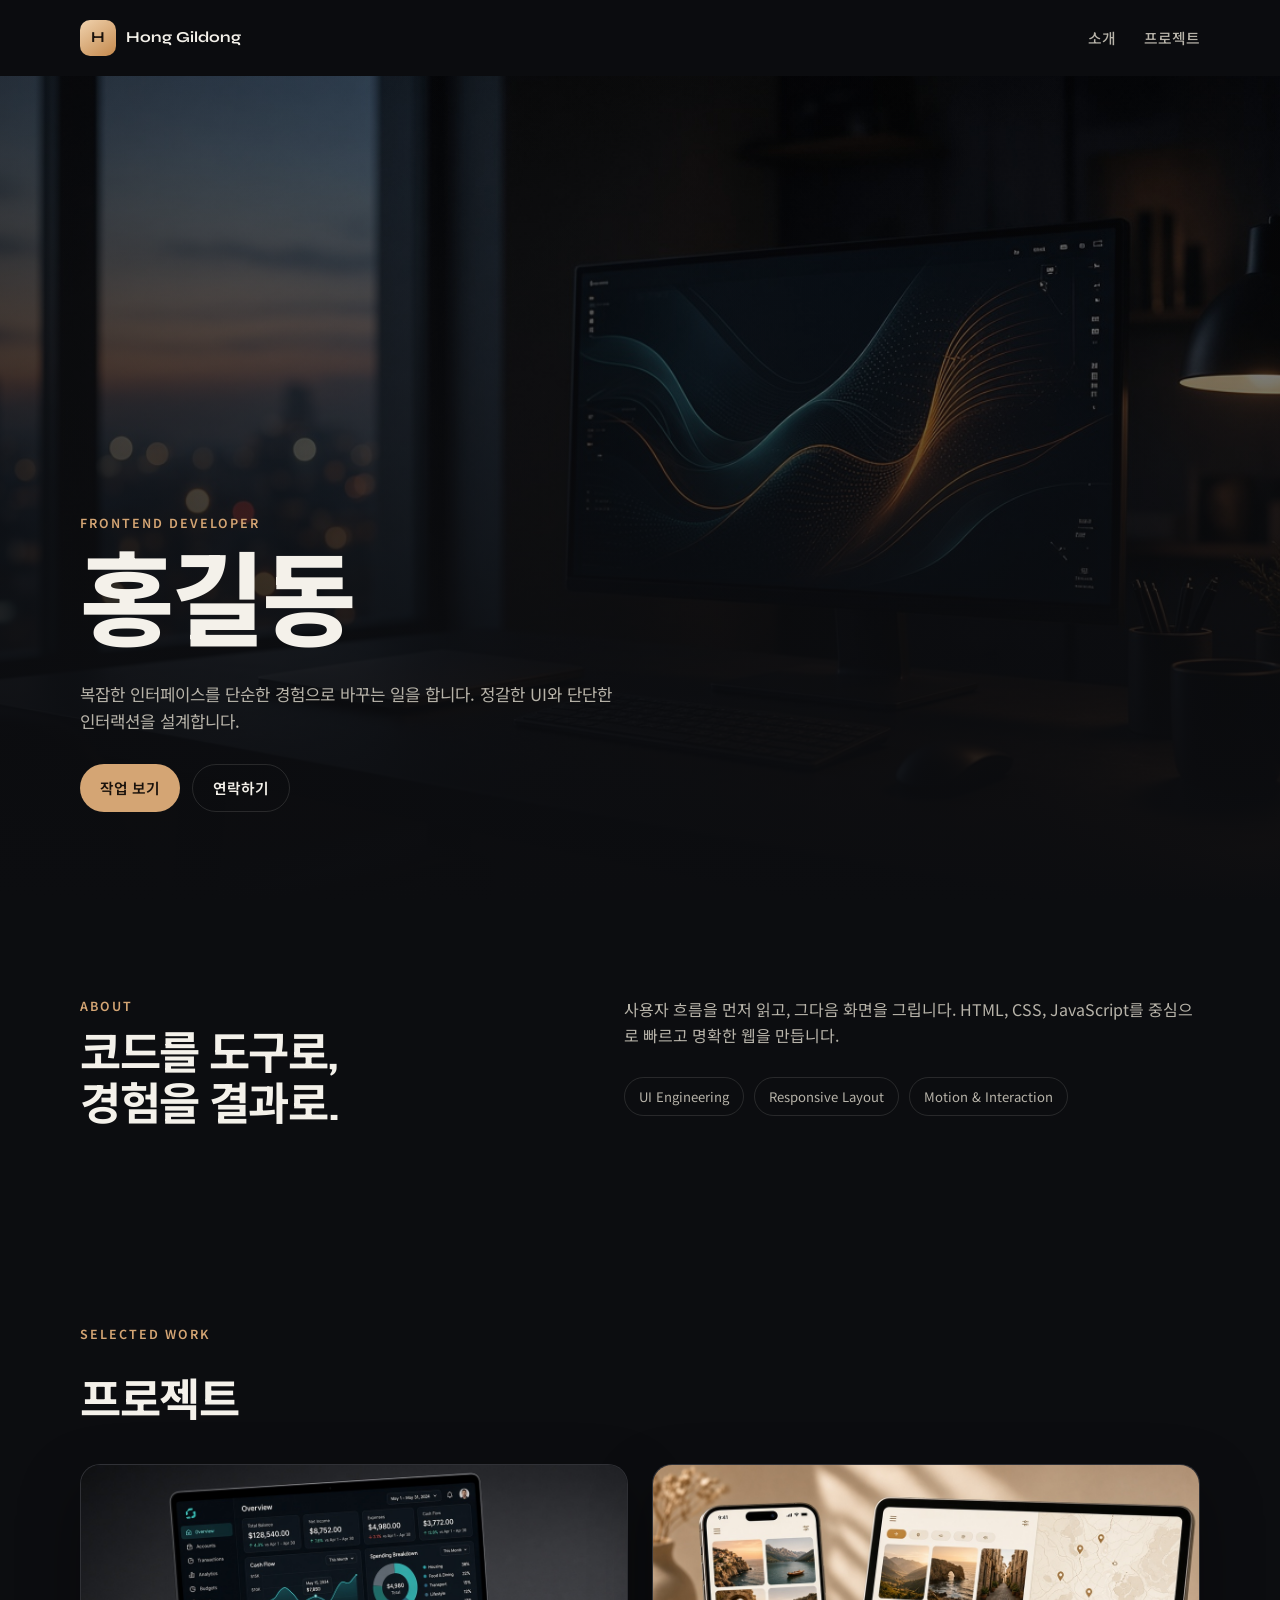
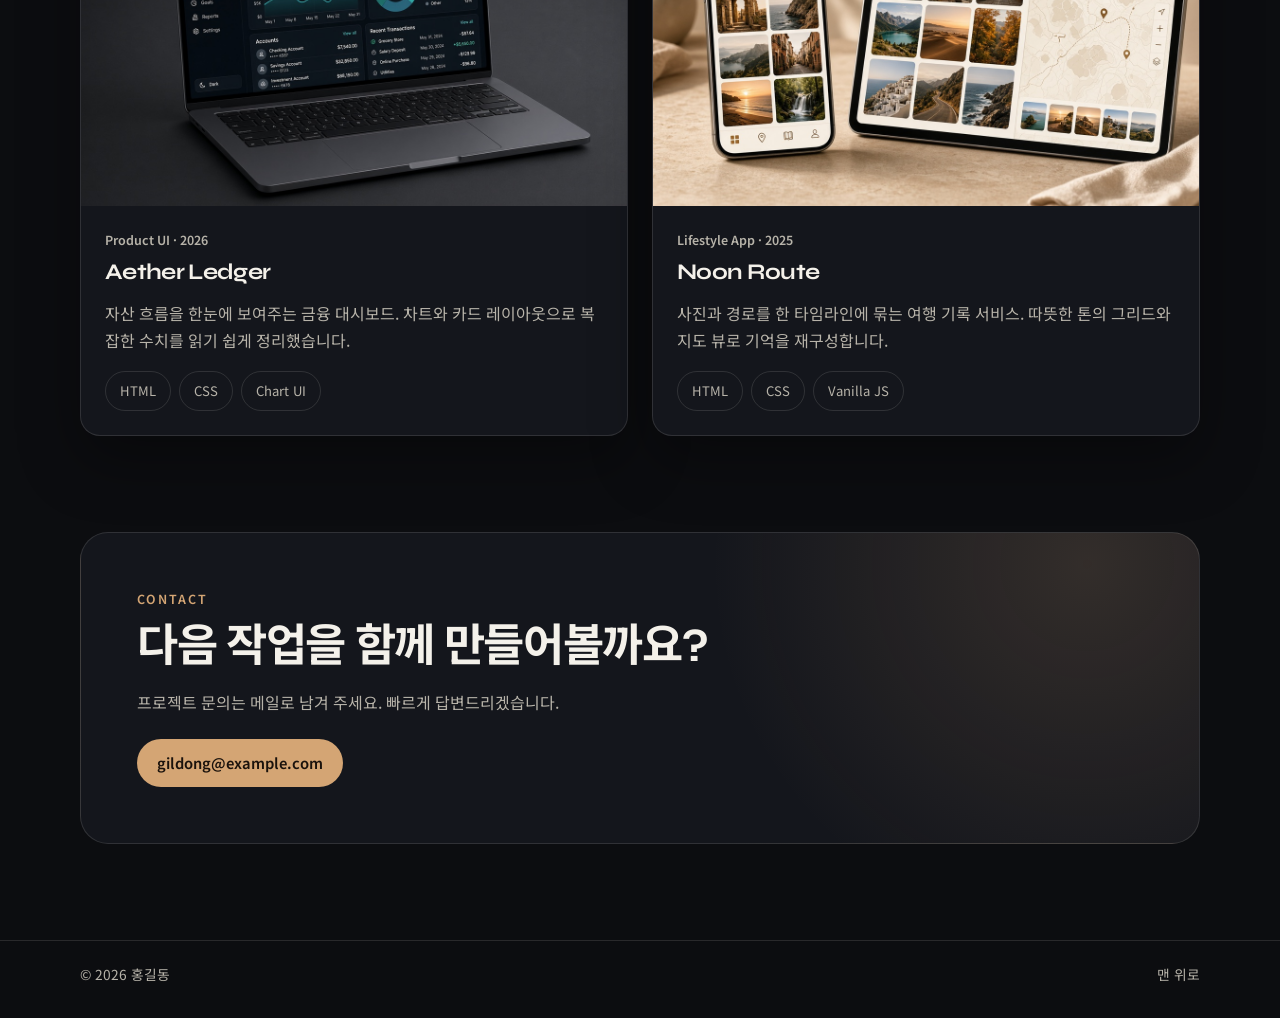
<file: portfolio/index.html>
<!DOCTYPE html>
<html lang="ko">
  <head>
    <meta charset="UTF-8" />
    <meta name="viewport" content="width=device-width, initial-scale=1.0" />
    <title>홍길동 — Portfolio</title>
    <meta name="description" content="프론트엔드 개발자 홍길동의 포트폴리오." />
    <link rel="preconnect" href="https://fonts.googleapis.com" />
    <link rel="preconnect" href="https://fonts.gstatic.com" crossorigin />
    <link
      href="https://fonts.googleapis.com/css2?family=Noto+Sans+KR:wght@400;500;600;700&family=Syne:wght@600;700;800&display=swap"
      rel="stylesheet"
    />
    <link rel="stylesheet" href="styles.css" />
  </head>
  <body id="top">
    <header class="site-header">
      <div class="container header-inner">
        <a href="#top" class="logo" aria-label="홍길동 홈">
          <span class="logo-mark" aria-hidden="true">H</span>
          <span class="logo-text">Hong Gildong</span>
        </a>
        <button
          class="nav-toggle"
          type="button"
          aria-expanded="false"
          aria-controls="site-nav"
          aria-label="메뉴 열기"
        >
          <span></span>
          <span></span>
          <span></span>
        </button>
        <nav class="site-nav" id="site-nav" aria-label="주요 메뉴">
          <ul>
            <li><a href="#about">소개</a></li>
            <li><a href="#projects">프로젝트</a></li>
          </ul>
        </nav>
      </div>
    </header>

    <main>
      <section class="hero">
        <img
          class="hero-image"
          src="assets/hero.png"
          alt="야간 도시의 빛이 보이는 모던한 개발 작업 공간"
        />
        <div class="hero-overlay"></div>
        <div class="container hero-content">
          <p class="eyebrow">Frontend Developer</p>
          <h1>홍길동</h1>
          <p class="hero-lead">
            복잡한 인터페이스를 단순한 경험으로 바꾸는 일을 합니다.
            정갈한 UI와 단단한 인터랙션을 설계합니다.
          </p>
          <div class="hero-actions">
            <a class="btn btn-primary" href="#projects">작업 보기</a>
            <a class="btn btn-ghost" href="#contact">연락하기</a>
          </div>
        </div>
      </section>

      <section class="about" id="about">
        <div class="container about-grid">
          <div>
            <p class="section-label">About</p>
            <h2>코드를 도구로,<br />경험을 결과로.</h2>
          </div>
          <div class="about-copy">
            <p>
              사용자 흐름을 먼저 읽고, 그다음 화면을 그립니다. HTML, CSS,
              JavaScript를 중심으로 빠르고 명확한 웹을 만듭니다.
            </p>
            <ul class="skill-list">
              <li>UI Engineering</li>
              <li>Responsive Layout</li>
              <li>Motion &amp; Interaction</li>
            </ul>
          </div>
        </div>
      </section>

      <section class="projects" id="projects">
        <div class="container">
          <div class="section-head">
            <p class="section-label">Selected Work</p>
            <h2>프로젝트</h2>
          </div>
          <div class="project-grid">
            <a class="project-card" href="project-aether.html">
              <div class="card-media">
                <img
                  src="assets/project-finance.png"
                  alt="금융 대시보드 화면이 표시된 노트북 목업"
                />
              </div>
              <div class="card-body">
                <p class="card-meta">Product UI · 2026</p>
                <h3>Aether Ledger</h3>
                <p>
                  자산 흐름을 한눈에 보여주는 금융 대시보드. 차트와 카드
                  레이아웃으로 복잡한 수치를 읽기 쉽게 정리했습니다.
                </p>
                <ul class="tags">
                  <li>HTML</li>
                  <li>CSS</li>
                  <li>Chart UI</li>
                </ul>
              </div>
            </a>
            <a class="project-card" href="project-noon.html">
              <div class="card-media">
                <img
                  src="assets/project-travel.png"
                  alt="여행 기록 앱이 표시된 폰과 태블릿 목업"
                />
              </div>
              <div class="card-body">
                <p class="card-meta">Lifestyle App · 2025</p>
                <h3>Noon Route</h3>
                <p>
                  사진과 경로를 한 타임라인에 묶는 여행 기록 서비스. 따뜻한
                  톤의 그리드와 지도 뷰로 기억을 재구성합니다.
                </p>
                <ul class="tags">
                  <li>HTML</li>
                  <li>CSS</li>
                  <li>Vanilla JS</li>
                </ul>
              </div>
            </a>
          </div>
        </div>
      </section>

      <section class="contact" id="contact">
        <div class="container contact-panel">
          <p class="section-label">Contact</p>
          <h2>다음 작업을 함께 만들어볼까요?</h2>
          <p>프로젝트 문의는 메일로 남겨 주세요. 빠르게 답변드리겠습니다.</p>
          <a class="btn btn-primary" href="mailto:gildong@example.com">
            gildong@example.com
          </a>
        </div>
      </section>
    </main>

    <footer class="site-footer">
      <div class="container footer-inner">
        <span>© 2026 홍길동</span>
        <a class="back-to-top" href="#top">맨 위로</a>
      </div>
    </footer>

    <script src="script.js"></script>
  </body>
</html>
</file>
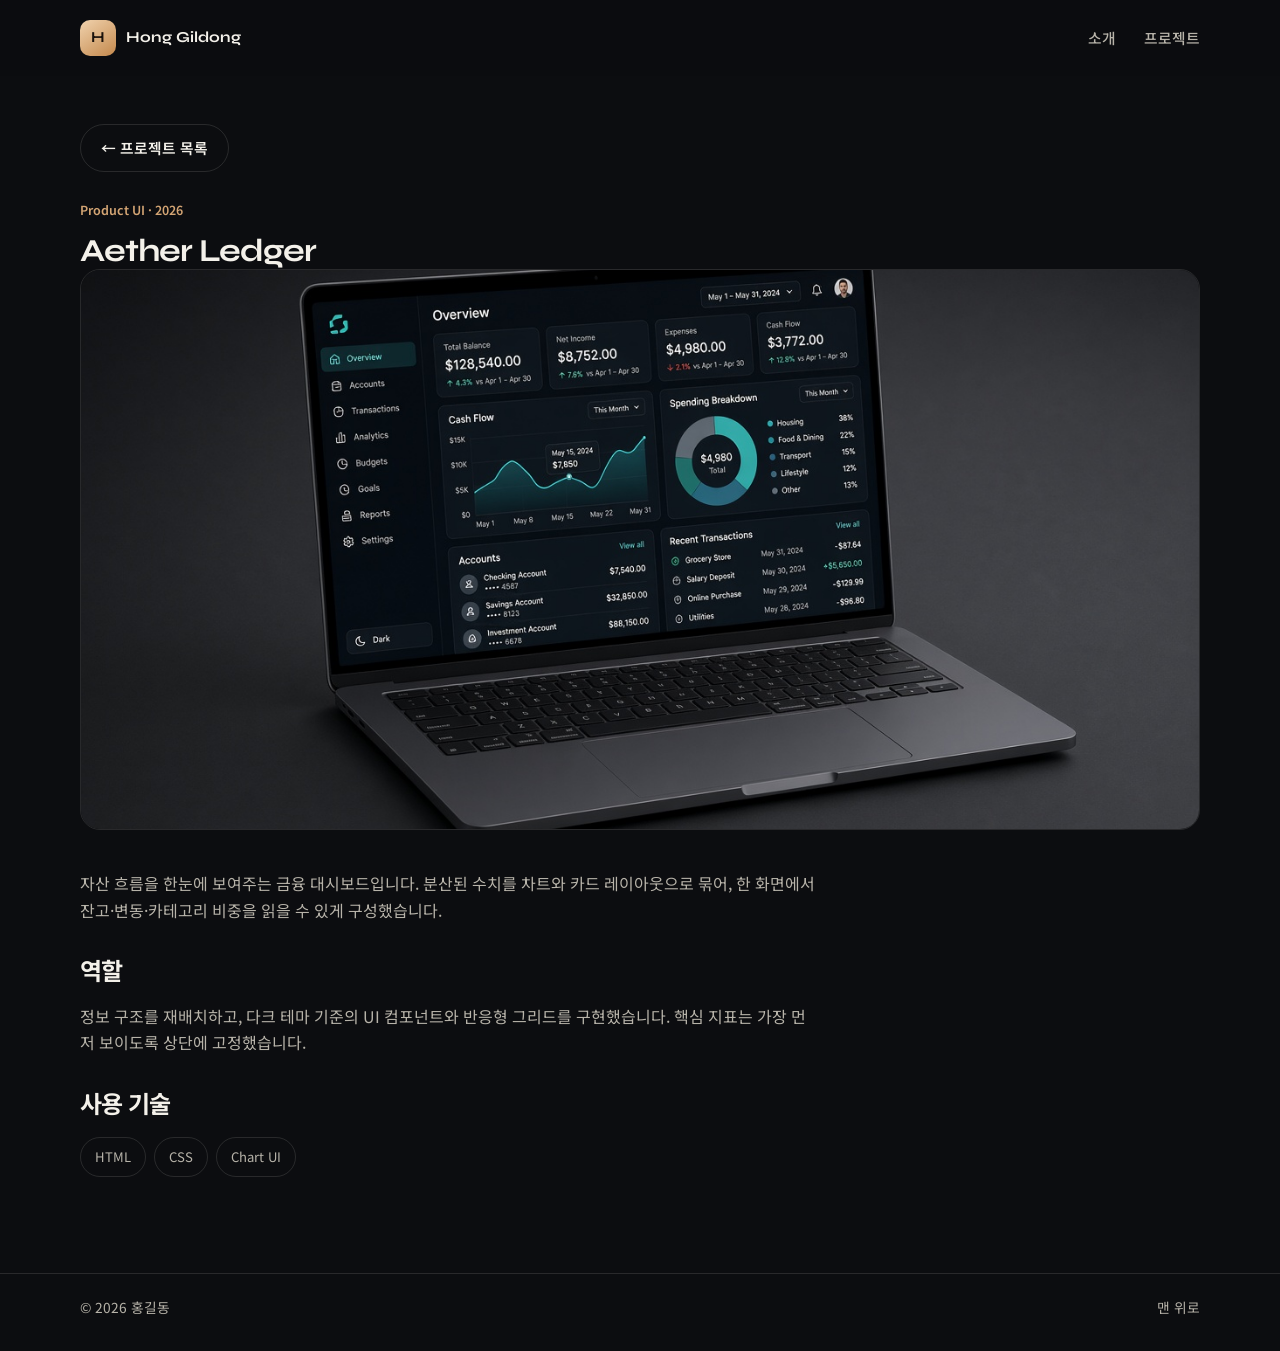
<file: portfolio/project-aether.html>
<!DOCTYPE html>
<html lang="ko">
  <head>
    <meta charset="UTF-8" />
    <meta name="viewport" content="width=device-width, initial-scale=1.0" />
    <title>Aether Ledger — 홍길동</title>
    <link rel="preconnect" href="https://fonts.googleapis.com" />
    <link rel="preconnect" href="https://fonts.gstatic.com" crossorigin />
    <link
      href="https://fonts.googleapis.com/css2?family=Noto+Sans+KR:wght@400;500;600;700&family=Syne:wght@600;700;800&display=swap"
      rel="stylesheet"
    />
    <link rel="stylesheet" href="styles.css" />
  </head>
  <body id="top">
    <header class="site-header">
      <div class="container header-inner">
        <a href="index.html" class="logo" aria-label="홍길동 홈">
          <span class="logo-mark" aria-hidden="true">H</span>
          <span class="logo-text">Hong Gildong</span>
        </a>
        <button
          class="nav-toggle"
          type="button"
          aria-expanded="false"
          aria-controls="site-nav"
          aria-label="메뉴 열기"
        >
          <span></span>
          <span></span>
          <span></span>
        </button>
        <nav class="site-nav" id="site-nav" aria-label="주요 메뉴">
          <ul>
            <li><a href="index.html#about">소개</a></li>
            <li><a href="index.html#projects">프로젝트</a></li>
          </ul>
        </nav>
      </div>
    </header>

    <main class="detail-page">
      <div class="container">
        <a class="btn btn-ghost detail-kicker" href="index.html#projects">← 프로젝트 목록</a>
        <p class="detail-meta">Product UI · 2026</p>
        <h1>Aether Ledger</h1>
        <div class="detail-hero">
          <img
            src="assets/project-finance.png"
            alt="금융 대시보드 화면이 표시된 노트북 목업"
          />
        </div>
        <div class="detail-copy">
          <p>
            자산 흐름을 한눈에 보여주는 금융 대시보드입니다. 분산된 수치를
            차트와 카드 레이아웃으로 묶어, 한 화면에서 잔고·변동·카테고리 비중을
            읽을 수 있게 구성했습니다.
          </p>
          <h2>역할</h2>
          <p>
            정보 구조를 재배치하고, 다크 테마 기준의 UI 컴포넌트와 반응형
            그리드를 구현했습니다. 핵심 지표는 가장 먼저 보이도록 상단에
            고정했습니다.
          </p>
          <h2>사용 기술</h2>
          <ul class="tags">
            <li>HTML</li>
            <li>CSS</li>
            <li>Chart UI</li>
          </ul>
        </div>
      </div>
    </main>

    <footer class="site-footer">
      <div class="container footer-inner">
        <span>© 2026 홍길동</span>
        <a class="back-to-top" href="#top">맨 위로</a>
      </div>
    </footer>
    <script src="script.js"></script>
  </body>
</html>
</file>
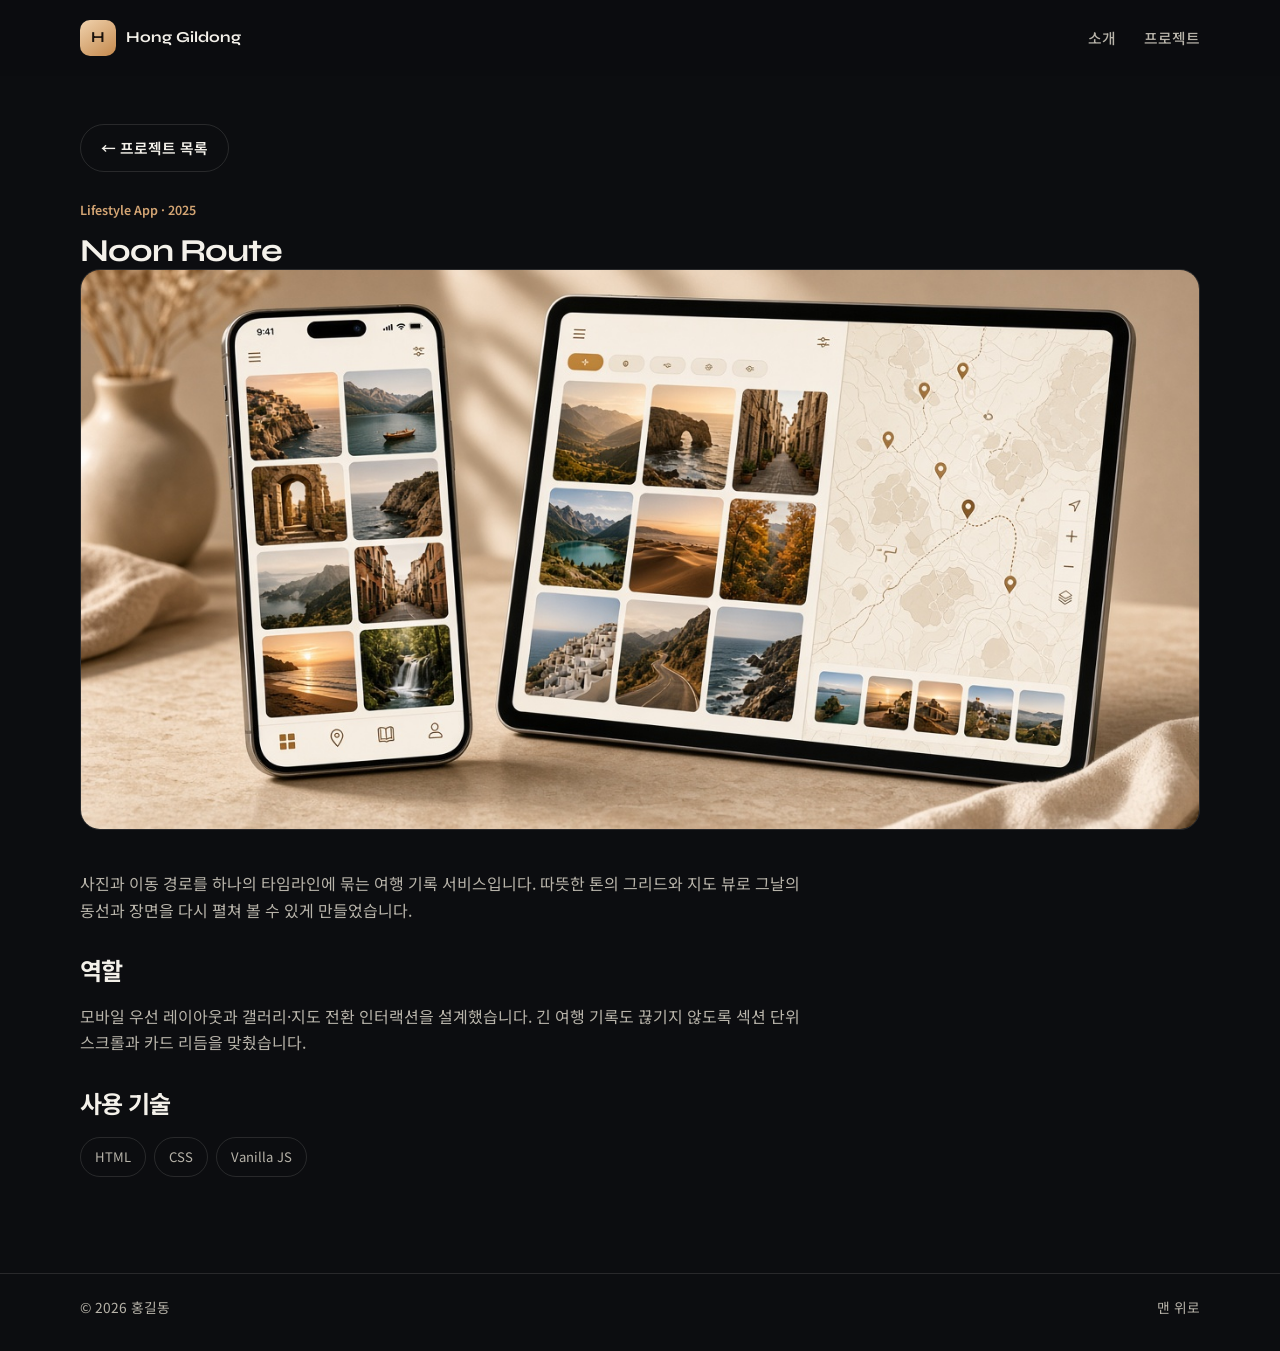
<file: portfolio/project-noon.html>
<!DOCTYPE html>
<html lang="ko">
  <head>
    <meta charset="UTF-8" />
    <meta name="viewport" content="width=device-width, initial-scale=1.0" />
    <title>Noon Route — 홍길동</title>
    <link rel="preconnect" href="https://fonts.googleapis.com" />
    <link rel="preconnect" href="https://fonts.gstatic.com" crossorigin />
    <link
      href="https://fonts.googleapis.com/css2?family=Noto+Sans+KR:wght@400;500;600;700&family=Syne:wght@600;700;800&display=swap"
      rel="stylesheet"
    />
    <link rel="stylesheet" href="styles.css" />
  </head>
  <body id="top">
    <header class="site-header">
      <div class="container header-inner">
        <a href="index.html" class="logo" aria-label="홍길동 홈">
          <span class="logo-mark" aria-hidden="true">H</span>
          <span class="logo-text">Hong Gildong</span>
        </a>
        <button
          class="nav-toggle"
          type="button"
          aria-expanded="false"
          aria-controls="site-nav"
          aria-label="메뉴 열기"
        >
          <span></span>
          <span></span>
          <span></span>
        </button>
        <nav class="site-nav" id="site-nav" aria-label="주요 메뉴">
          <ul>
            <li><a href="index.html#about">소개</a></li>
            <li><a href="index.html#projects">프로젝트</a></li>
          </ul>
        </nav>
      </div>
    </header>

    <main class="detail-page">
      <div class="container">
        <a class="btn btn-ghost detail-kicker" href="index.html#projects">← 프로젝트 목록</a>
        <p class="detail-meta">Lifestyle App · 2025</p>
        <h1>Noon Route</h1>
        <div class="detail-hero">
          <img
            src="assets/project-travel.png"
            alt="여행 기록 앱이 표시된 폰과 태블릿 목업"
          />
        </div>
        <div class="detail-copy">
          <p>
            사진과 이동 경로를 하나의 타임라인에 묶는 여행 기록 서비스입니다.
            따뜻한 톤의 그리드와 지도 뷰로 그날의 동선과 장면을 다시 펼쳐 볼 수
            있게 만들었습니다.
          </p>
          <h2>역할</h2>
          <p>
            모바일 우선 레이아웃과 갤러리·지도 전환 인터랙션을 설계했습니다.
            긴 여행 기록도 끊기지 않도록 섹션 단위 스크롤과 카드 리듬을
            맞췄습니다.
          </p>
          <h2>사용 기술</h2>
          <ul class="tags">
            <li>HTML</li>
            <li>CSS</li>
            <li>Vanilla JS</li>
          </ul>
        </div>
      </div>
    </main>

    <footer class="site-footer">
      <div class="container footer-inner">
        <span>© 2026 홍길동</span>
        <a class="back-to-top" href="#top">맨 위로</a>
      </div>
    </footer>
    <script src="script.js"></script>
  </body>
</html>
</file>
<file: portfolio/styles.css>
:root {
  --bg: #0c0d10;
  --bg-elevated: #14161c;
  --text: #f4f1ea;
  --muted: #b7b3a9;
  --line: rgba(244, 241, 234, 0.12);
  --accent: #d4a574;
  --accent-strong: #e8c39a;
  --shadow: 0 24px 60px rgba(0, 0, 0, 0.35);
  --radius: 20px;
  --header-h: 76px;
}

*,
*::before,
*::after {
  box-sizing: border-box;
}

html {
  scroll-behavior: smooth;
}

body {
  margin: 0;
  font-family: "Noto Sans KR", sans-serif;
  background: var(--bg);
  color: var(--text);
  line-height: 1.65;
}

img {
  max-width: 100%;
  display: block;
}

a {
  color: inherit;
  text-decoration: none;
}

h1,
h2,
h3 {
  font-family: "Syne", "Noto Sans KR", sans-serif;
  letter-spacing: -0.03em;
  line-height: 1.15;
  margin: 0;
}

.container {
  width: min(1120px, calc(100% - 40px));
  margin-inline: auto;
}

.site-header {
  position: sticky;
  top: 0;
  z-index: 20;
  height: var(--header-h);
  backdrop-filter: blur(16px);
  background: rgba(12, 13, 16, 0.72);
  border-bottom: 1px solid transparent;
  transition: border-color 0.25s ease, background 0.25s ease;
}

.site-header.scrolled {
  border-bottom-color: var(--line);
  background: rgba(12, 13, 16, 0.9);
}

.header-inner {
  height: 100%;
  display: flex;
  align-items: center;
  justify-content: space-between;
  gap: 16px;
}

.logo {
  display: flex;
  align-items: center;
  gap: 10px;
  font-family: "Syne", sans-serif;
  font-weight: 700;
}

.logo-mark {
  width: 36px;
  height: 36px;
  display: grid;
  place-items: center;
  border-radius: 10px;
  background: linear-gradient(145deg, #f0d2ad, #c4894d);
  color: #1a120c;
  font-size: 0.95rem;
}

.logo-text {
  font-size: 0.95rem;
}

.site-nav ul {
  display: flex;
  gap: 28px;
  list-style: none;
  margin: 0;
  padding: 0;
}

.site-nav a {
  color: var(--muted);
  font-size: 0.92rem;
  font-weight: 500;
}

.site-nav a:hover,
.site-nav a.active {
  color: var(--text);
}

.nav-toggle {
  display: none;
  width: 42px;
  height: 42px;
  border: 1px solid var(--line);
  border-radius: 10px;
  background: transparent;
  padding: 11px 10px;
  cursor: pointer;
}

.nav-toggle span {
  display: block;
  height: 2px;
  background: var(--text);
  margin: 5px 0;
  transition: transform 0.2s ease, opacity 0.2s ease;
}

.hero {
  position: relative;
  min-height: calc(100vh - var(--header-h));
  display: grid;
  align-items: end;
  overflow: hidden;
}

.hero-image {
  position: absolute;
  inset: 0;
  width: 100%;
  height: 100%;
  object-fit: cover;
}

.hero-overlay {
  position: absolute;
  inset: 0;
  background:
    linear-gradient(180deg, rgba(12, 13, 16, 0.15) 0%, rgba(12, 13, 16, 0.82) 72%, var(--bg) 100%),
    linear-gradient(90deg, rgba(12, 13, 16, 0.55) 0%, rgba(12, 13, 16, 0.1) 55%);
}

.hero-content {
  position: relative;
  z-index: 1;
  padding: 72px 0 88px;
}

.eyebrow,
.section-label {
  margin: 0 0 12px;
  color: var(--accent);
  font-size: 0.78rem;
  font-weight: 600;
  letter-spacing: 0.16em;
  text-transform: uppercase;
}

.hero h1 {
  font-size: clamp(3.2rem, 8vw, 7rem);
  font-weight: 800;
}

.hero-lead {
  max-width: 34rem;
  color: var(--muted);
  font-size: 1.05rem;
}

.hero-actions {
  display: flex;
  flex-wrap: wrap;
  gap: 12px;
  margin-top: 28px;
}

.btn {
  display: inline-flex;
  align-items: center;
  justify-content: center;
  min-height: 48px;
  padding: 0 20px;
  border-radius: 999px;
  font-weight: 600;
  font-size: 0.92rem;
}

.btn-primary {
  background: var(--accent);
  color: #1a120c;
}

.btn-primary:hover {
  background: var(--accent-strong);
}

.btn-ghost {
  border: 1px solid var(--line);
  color: var(--text);
}

.btn-ghost:hover {
  border-color: var(--accent);
}

.about,
.projects {
  padding: 96px 0;
}

.about-grid,
.section-head {
  display: grid;
  gap: 20px;
}

.about-grid {
  grid-template-columns: 1fr 1.1fr;
  align-items: start;
}

.about h2,
.projects h2,
.contact h2 {
  font-size: clamp(1.8rem, 4vw, 2.8rem);
}

.about-copy p {
  margin-top: 0;
  color: var(--muted);
}

.skill-list {
  display: flex;
  flex-wrap: wrap;
  gap: 10px;
  margin: 28px 0 0;
  padding: 0;
  list-style: none;
}

.skill-list li,
.tags li {
  border: 1px solid var(--line);
  border-radius: 999px;
  padding: 8px 14px;
  font-size: 0.82rem;
  color: var(--muted);
}

.section-head {
  margin-bottom: 36px;
}

.project-grid {
  display: grid;
  grid-template-columns: 1fr 1fr;
  gap: 24px;
}

.project-card {
  display: block;
  color: inherit;
  cursor: pointer;
  background: var(--bg-elevated);
  border: 1px solid var(--line);
  border-radius: var(--radius);
  overflow: hidden;
  box-shadow: var(--shadow);
  transform: translateY(18px);
  opacity: 0;
  transition: transform 0.55s ease, opacity 0.55s ease, border-color 0.25s ease;
}

.project-card.visible {
  transform: translateY(0);
  opacity: 1;
}

.project-card:hover {
  border-color: rgba(212, 165, 116, 0.4);
}

.card-media {
  aspect-ratio: 16 / 10;
  overflow: hidden;
}

.card-media img {
  width: 100%;
  height: 100%;
  object-fit: cover;
  transition: transform 0.6s ease;
}

.project-card:hover .card-media img {
  transform: scale(1.04);
}

.card-body {
  padding: 24px;
}

.card-meta {
  margin: 0 0 8px;
  color: var(--accent);
  font-size: 0.78rem;
  font-weight: 600;
}

.card-body h3 {
  font-size: 1.4rem;
}

.card-body p {
  color: var(--muted);
}

.tags {
  display: flex;
  flex-wrap: wrap;
  gap: 8px;
  list-style: none;
  padding: 0;
  margin: 18px 0 0;
}

.contact {
  padding: 0 0 96px;
}

.contact-panel {
  padding: 56px;
  border-radius: 28px;
  background:
    radial-gradient(circle at 90% 10%, rgba(212, 165, 116, 0.16), transparent 36%),
    var(--bg-elevated);
  border: 1px solid var(--line);
}

.contact-panel p:last-of-type {
  color: var(--muted);
  max-width: 36rem;
}

.contact-panel .btn {
  margin-top: 8px;
}

.site-footer {
  border-top: 1px solid var(--line);
  padding: 22px 0 32px;
  color: var(--muted);
  font-size: 0.86rem;
}

.footer-inner {
  display: flex;
  justify-content: space-between;
}

.back-to-top {
  cursor: pointer;
}

.back-to-top:hover {
  color: var(--text);
}

.detail-page {
  padding: 48px 0 96px;
}

.detail-kicker {
  margin-bottom: 28px;
}

.detail-hero {
  border-radius: var(--radius);
  overflow: hidden;
  border: 1px solid var(--line);
  margin-bottom: 40px;
}

.detail-hero img {
  width: 100%;
  aspect-ratio: 16 / 8;
  object-fit: cover;
}

.detail-meta {
  color: var(--accent);
  font-size: 0.78rem;
  font-weight: 600;
  margin: 0 0 12px;
}

.detail-copy {
  max-width: 46rem;
}

.detail-copy p {
  color: var(--muted);
}

.detail-copy h2 {
  margin: 36px 0 12px;
  font-size: 1.5rem;
}

@media (max-width: 860px) {
  .nav-toggle {
    display: block;
    z-index: 22;
  }

  .site-nav {
    position: fixed;
    inset: 0 0 auto auto;
    top: var(--header-h);
    width: min(280px, 78vw);
    height: calc(100vh - var(--header-h));
    background: rgba(16, 18, 24, 0.98);
    border-left: 1px solid var(--line);
    transform: translateX(100%);
    transition: transform 0.28s ease;
    padding: 28px;
  }

  .site-nav.open {
    transform: translateX(0);
  }

  .site-nav ul {
    flex-direction: column;
    gap: 18px;
  }

  .about-grid,
  .project-grid {
    grid-template-columns: 1fr;
  }

  .contact-panel {
    padding: 32px 24px;
  }
}
</file>
